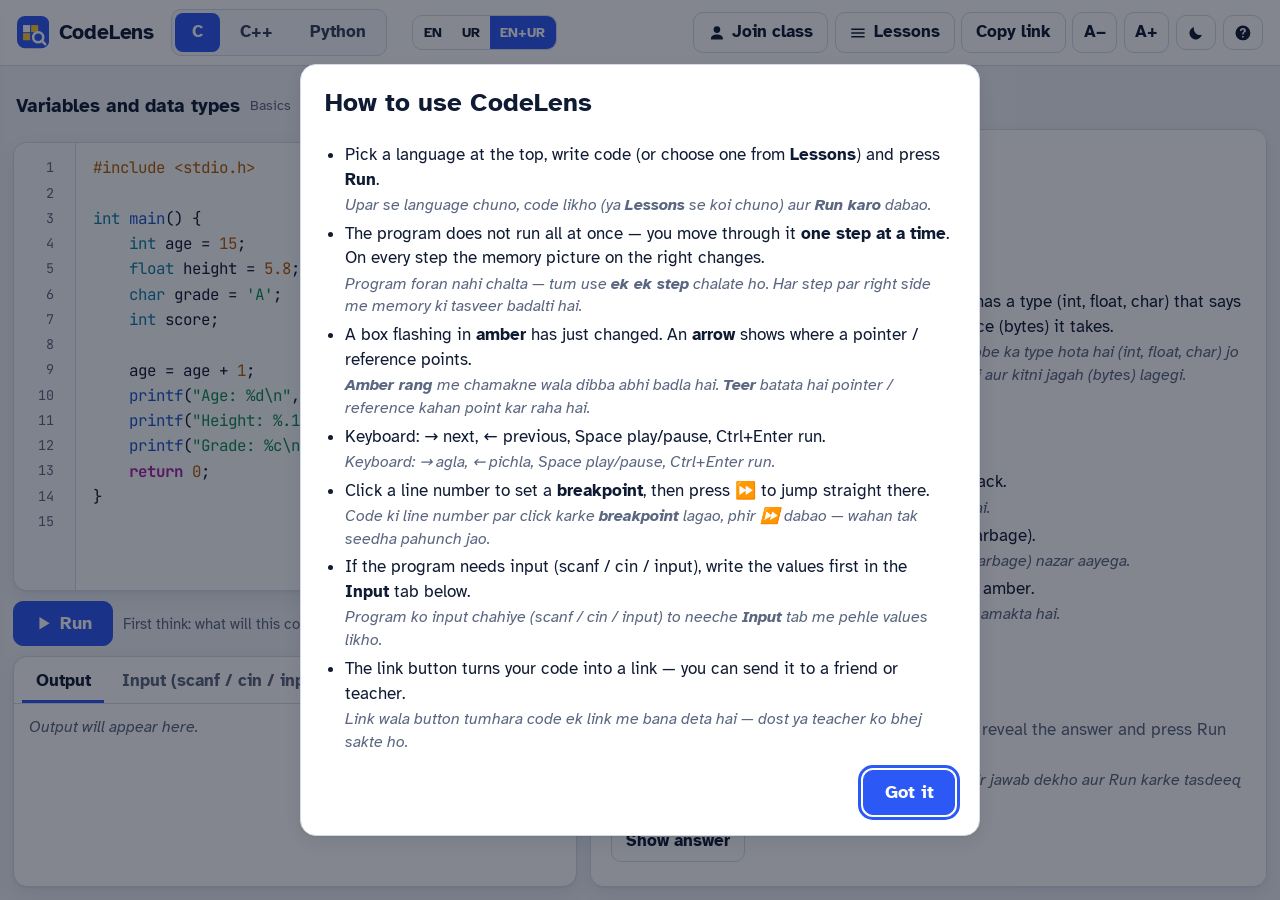
<file: index.html>
<!doctype html>
<html lang="en" data-theme="light">
<head>
<meta charset="utf-8">
<meta name="viewport" content="width=device-width, initial-scale=1">
<title>CodeLens — watch your code run</title>
<meta name="description" content="Run C, C++ and Python code one step at a time and watch the memory (stack, heap, pointers). Code ek ek step chala kar memory ke saath dekho. For Physikomatics students.">
<link rel="preconnect" href="https://fonts.googleapis.com">
<link rel="preconnect" href="https://fonts.gstatic.com" crossorigin>
<link href="https://fonts.googleapis.com/css2?family=Atkinson+Hyperlegible:ital,wght@0,400;0,700;1,400&family=JetBrains+Mono:wght@400;700&display=swap" rel="stylesheet">
<link rel="stylesheet" href="css/style.css">
<link rel="icon" href="data:image/svg+xml,%3Csvg xmlns='http://www.w3.org/2000/svg' viewBox='0 0 32 32'%3E%3Crect width='32' height='32' rx='8' fill='%232c59f5'/%3E%3Crect x='6' y='9' width='7' height='7' fill='%23fff'/%3E%3Crect x='14' y='9' width='7' height='7' fill='%23ffc933'/%3E%3Crect x='6' y='17' width='7' height='7' fill='%23ffc933'/%3E%3Ccircle cx='21' cy='21' r='5' fill='none' stroke='%23fff' stroke-width='2.5'/%3E%3C/svg%3E">
</head>
<body>
<svg width="0" height="0" style="position:absolute" aria-hidden="true">
  <symbol id="i-first" viewBox="0 0 24 24"><path d="M6 5h2v14H6zM20 5v14L9 12z"/></symbol>
  <symbol id="i-prev" viewBox="0 0 24 24"><path d="M17 5v14L6 12z"/></symbol>
  <symbol id="i-play" viewBox="0 0 24 24"><path d="M7 4v16l13-8z"/></symbol>
  <symbol id="i-pause" viewBox="0 0 24 24"><path d="M6 4h4v16H6zM14 4h4v16h-4z"/></symbol>
  <symbol id="i-next" viewBox="0 0 24 24"><path d="M7 5v14l11-7z"/></symbol>
  <symbol id="i-last" viewBox="0 0 24 24"><path d="M16 5h2v14h-2zM4 5v14l11-7z"/></symbol>
  <symbol id="i-bp" viewBox="0 0 24 24"><circle cx="8" cy="12" r="4"/><path d="M14 5v14l8-7z"/></symbol>
  <symbol id="i-menu" viewBox="0 0 24 24"><path d="M3 6h18v2H3zM3 11h18v2H3zM3 16h18v2H3z"/></symbol>
  <symbol id="i-moon" viewBox="0 0 24 24"><path d="M20 14.5A8.5 8.5 0 0 1 9.5 4a8.5 8.5 0 1 0 10.5 10.5z"/></symbol>
  <symbol id="i-link" viewBox="0 0 24 24"><path d="M10.6 13.4a1 1 0 0 1 0-1.4l3-3a3 3 0 0 1 4.2 4.2l-2 2-1.4-1.4 2-2a1 1 0 0 0-1.4-1.4l-3 3a1 1 0 0 1-1.4 0zM13.4 10.6a1 1 0 0 1 0 1.4l-3 3a3 3 0 0 1-4.2-4.2l2-2 1.4 1.4-2 2a1 1 0 0 0 1.4 1.4l3-3a1 1 0 0 1 1.4 0z"/></symbol>
  <symbol id="i-help" viewBox="0 0 24 24"><path d="M12 2a10 10 0 1 0 0 20 10 10 0 0 0 0-20zm1 16h-2v-2h2zm2.1-7.7-.9.9c-.7.7-1.2 1.2-1.2 2.8h-2v-.5c0-1.1.5-2.1 1.2-2.8l1.2-1.3A1.7 1.7 0 0 0 12 7.5a2 2 0 0 0-2 2H8a4 4 0 0 1 8 0c0 .7-.3 1.4-.9 2z"/></symbol>
  <symbol id="i-user" viewBox="0 0 24 24"><path d="M12 12a4.5 4.5 0 1 0 0-9 4.5 4.5 0 0 0 0 9zm0 2c-4 0-8 2-8 5v2h16v-2c0-3-4-5-8-5z"/></symbol>
  <symbol id="i-edit" viewBox="0 0 24 24"><path d="M3 17.3V21h3.7L18 9.7 14.3 6zM20.7 7a1 1 0 0 0 0-1.4l-2.3-2.3a1 1 0 0 0-1.4 0L15.2 5l3.7 3.7z"/></symbol>
</svg>

<header class="top">
  <div class="brand" id="brand">
    <svg viewBox="0 0 32 32" aria-hidden="true"><rect width="32" height="32" rx="8" fill="var(--accent)"/><rect x="6" y="9" width="7" height="7" fill="#fff"/><rect x="14" y="9" width="7" height="7" fill="#ffc933"/><rect x="6" y="17" width="7" height="7" fill="#ffc933"/><circle cx="21" cy="21" r="5" fill="none" stroke="#fff" stroke-width="2.5"/><path d="M24.5 24.5 28 28" stroke="#fff" stroke-width="2.5" stroke-linecap="round"/></svg>
    CodeLens
  </div>
  <div class="langs" role="tablist" aria-label="Language">
    <button role="tab" data-lang="c" aria-selected="true">C</button>
    <button role="tab" data-lang="cpp" aria-selected="false">C++</button>
    <button role="tab" data-lang="py" aria-selected="false">Python</button>
  </div>
  <div class="modes" id="modes" role="group" aria-label="Language of explanations">
    <button data-mode="en" aria-pressed="false" title="English">EN</button><button data-mode="ur" aria-pressed="false" title="Roman Urdu">UR</button><button data-mode="both" aria-pressed="true" title="English + Roman Urdu">EN+UR</button>
  </div>
  <div class="top-actions">
    <button class="btn" id="btnJoin" hidden><svg><use href="#i-user"/></svg><span>Join class</span></button>
    <button class="btn" id="btnLessons"><svg><use href="#i-menu"/></svg>Lessons</button>
    <button class="btn" id="btnShare" title="Copy a link to this code">Copy link</button>
    <button class="btn icon" id="btnFontDn" title="Smaller font" aria-label="Smaller font">A−</button>
    <button class="btn icon" id="btnFontUp" title="Bigger font" aria-label="Bigger font">A+</button>
    <button class="btn icon" id="btnTheme" title="Light / Dark" aria-label="Theme"><svg><use href="#i-moon"/></svg></button>
    <button class="btn icon" id="btnHelp" title="Help" aria-label="Help"><svg><use href="#i-help"/></svg></button>
  </div>
</header>

<main class="app">
  <section class="pane left">
    <div class="lesson-bar" id="lessonBar"></div>
    <div class="editor-wrap card"><div id="editor"></div></div>
    <div class="runbar">
      <button class="btn primary" id="btnRun"><svg><use href="#i-play"/></svg>Run</button>
      <button class="btn" id="btnEdit" hidden><svg><use href="#i-edit"/></svg>Edit code</button>
      <span class="status" id="status">Ctrl + Enter also runs the code</span>
    </div>
    <div class="io card">
      <div class="io-tabs" role="tablist">
        <button role="tab" id="tabOut" aria-selected="true">Output</button>
        <button role="tab" id="tabIn" aria-selected="false">Input (scanf / cin / input)</button>
        <span class="spacer"></span>
      </div>
      <pre class="console" id="console" aria-live="polite"></pre>
      <textarea class="stdin" id="stdin" hidden placeholder="If the program asks for input, write the values here."></textarea>
    </div>
  </section>

  <section class="pane right">
    <div class="tabs" role="tablist">
      <button role="tab" id="tabMem" aria-selected="true">Memory</button>
      <button role="tab" id="tabLesson" aria-selected="false">Lesson</button>
    </div>
    <div class="view" id="viewMem">
      <div class="note card" id="note"></div>
      <div class="controls card" id="controls">
        <button class="btn icon" id="cFirst" title="Shuru (Home)" aria-label="Pehla step"><svg><use href="#i-first"/></svg></button>
        <button class="btn icon" id="cPrev" title="Pichla step (←)" aria-label="Pichla step"><svg><use href="#i-prev"/></svg></button>
        <button class="btn icon" id="cPlay" title="Auto play (Space)" aria-label="Play"><svg><use href="#i-play"/></svg></button>
        <button class="btn icon" id="cNext" title="Agla step (→)" aria-label="Agla step"><svg><use href="#i-next"/></svg></button>
        <button class="btn icon" id="cLast" title="Aakhir tak (End)" aria-label="Aakhri step"><svg><use href="#i-last"/></svg></button>
        <button class="btn icon" id="cBp" title="Agle breakpoint tak (line number par click karke breakpoint lagao)" aria-label="Agle breakpoint tak"><svg><use href="#i-bp"/></svg></button>
        <input class="slider" id="cSlider" type="range" min="0" max="0" value="0" aria-label="Step">
        <select id="cSpeed" aria-label="Speed"><option value="2200">Slow</option><option value="1300" selected>Normal</option><option value="600">Fast</option><option value="250">Very fast</option></select>
        <span class="count" id="cCount"></span>
      </div>
      <div class="mem card" id="mem"><svg class="arrows" id="arrows"></svg></div>
    </div>
    <div class="view lesson-view card" id="viewLesson" hidden></div>
  </section>
</main>

<div class="scrim" id="scrim" hidden></div>
<aside class="drawer" id="drawer" aria-label="Lessons">
  <div class="drawer-head"><span id="drawerTitle">Lessons</span><button class="btn icon ghost" id="btnCloseDrawer" aria-label="Close">✕</button></div>
  <div class="drawer-body" id="drawerBody"></div>
</aside>

<dialog id="helpDlg"></dialog>

<dialog id="joinDlg">
  <h2 id="jTitle">Join your class</h2>
  <form id="jForm" method="dialog" autocomplete="off">
    <label for="jCode" id="jCodeL">Class code (your teacher gives it)</label>
    <input type="text" id="jCode" class="big-input" placeholder="K7M2-QX" maxlength="10" autocapitalize="characters" spellcheck="false">
    <label for="jName" id="jNameL">Your name</label>
    <input type="text" id="jName" maxlength="40" placeholder="e.g. Ali Khan">
    <label for="jPin" id="jPinL">Make a 4-digit PIN</label>
    <input type="password" id="jPin" class="big-input" inputmode="numeric" pattern="[0-9]*" maxlength="4" placeholder="••••">
    <p class="hint" id="jHint">Remember your PIN. Next time (or on another device) use the same name and PIN to continue where you stopped.</p>
    <p class="form-error" id="jError" role="alert" hidden></p>
    <div class="row"><button type="button" class="btn" id="jCancel">Cancel</button><button type="submit" class="btn primary" id="jGo">Join</button></div>
    <p class="hint"><a href="teacher.html">Teacher? Open the dashboard →</a></p>
  </form>
  <div id="jIn" hidden>
    <p id="jInfo"></p>
    <div class="row"><button type="button" class="btn" id="jClose">Close</button><button type="button" class="btn" id="jLeave">Leave class</button></div>
  </div>
</dialog>

<dialog id="saveDlg">
  <h2>Save as lesson</h2>
  <label for="sTitle">Title (English)</label><input type="text" id="sTitle">
  <label for="sTitleUr">Title (Roman Urdu — optional)</label><input type="text" id="sTitleUr">
  <label for="sGroup">Group (e.g. Loops, Pointers)</label><input type="text" id="sGroup" list="groupList"><datalist id="groupList"></datalist>
  <label for="sConcept">Concept (English, one or two sentences)</label><textarea id="sConcept"></textarea>
  <label for="sConceptUr">Concept (Roman Urdu)</label><textarea id="sConceptUr"></textarea>
  <label for="sWatch">Watch closely — English (one point per line)</label><textarea id="sWatch"></textarea>
  <label for="sWatchUr">Watch closely — Roman Urdu (same order, one per line)</label><textarea id="sWatchUr"></textarea>
  <p style="color:var(--muted);font-size:.85rem">The code now in the editor is saved as the <b id="sLang"></b> version. Use the same title to add another language to the same lesson.</p>
  <div class="row"><button class="btn" id="sCancel">Cancel</button><button class="btn primary" id="sSave">Save</button></div>
</dialog>

<script src="js/config.js"></script>
<script src="js/i18n.js"></script>
<script src="js/lexer.js"></script>
<script src="js/types.js"></script>
<script src="js/parser.js"></script>
<script src="js/parser-stmt.js"></script>
<script src="js/interp.js"></script>
<script src="js/interp-expr.js"></script>
<script src="js/interp-exec.js"></script>
<script src="js/interp-call.js"></script>
<script src="js/lib.js"></script>
<script src="js/pytracer.js"></script>
<script src="js/vendor/supabase.js"></script>
<script src="js/cloud.js"></script>
<script src="js/lessons-a.js"></script>
<script src="js/lessons-b.js"></script>
<script src="js/lessons-en.js"></script>
<script src="js/viz.js"></script>
<script src="js/editor.js"></script>
<script src="js/app.js"></script>
</body>
</html>
</file>
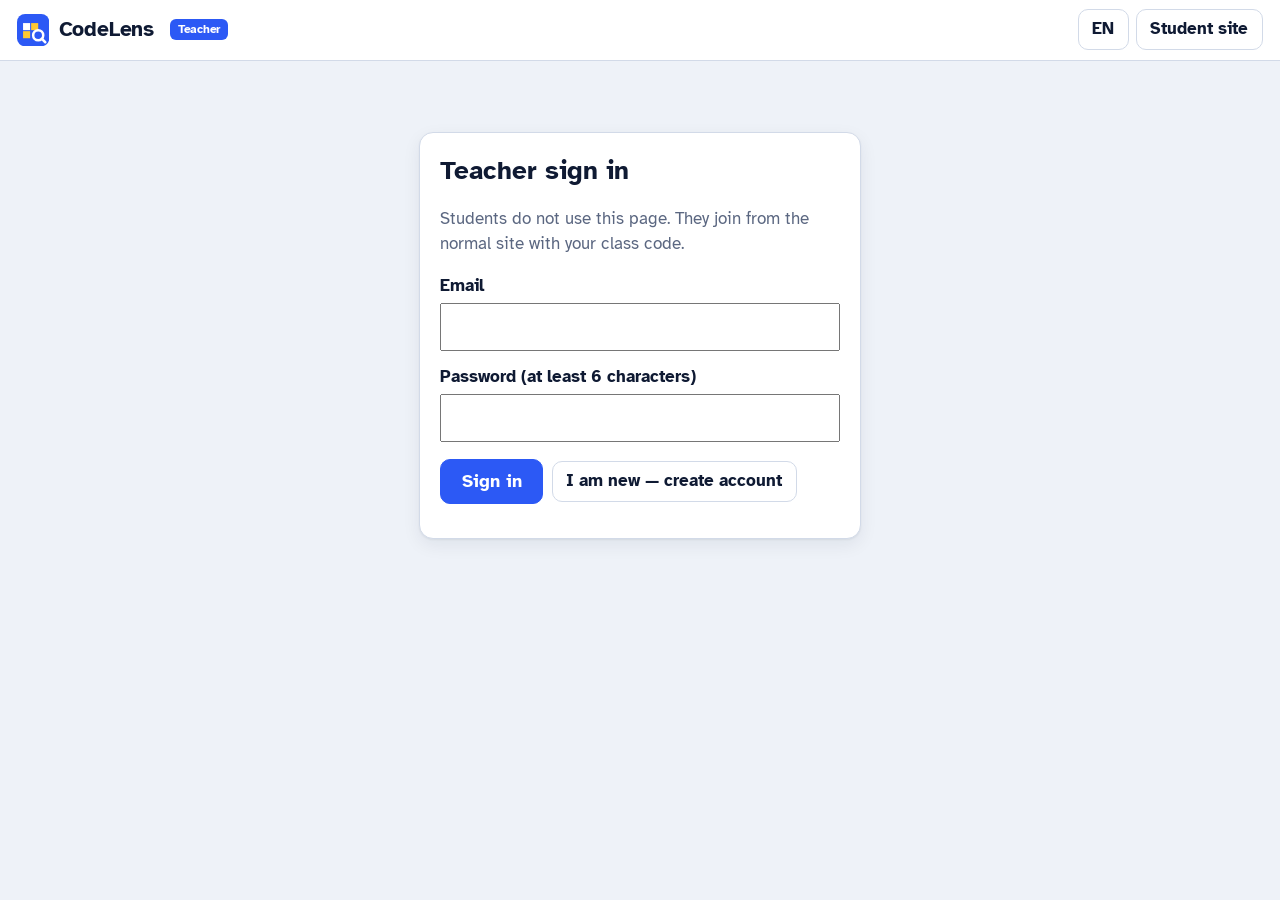
<file: teacher.html>
<!doctype html>
<html lang="en" data-theme="light">
<head>
<meta charset="utf-8">
<meta name="viewport" content="width=device-width, initial-scale=1">
<title>CodeLens — Teacher</title>
<meta name="robots" content="noindex">
<link href="https://fonts.googleapis.com/css2?family=Atkinson+Hyperlegible:ital,wght@0,400;0,700;1,400&family=JetBrains+Mono:wght@400;700&display=swap" rel="stylesheet">
<link rel="stylesheet" href="css/style.css">
<link rel="stylesheet" href="css/teacher.css">
</head>
<body class="tpage">
<header class="top">
  <a class="brand" href="index.html" title="Back to CodeLens">
    <svg viewBox="0 0 32 32" aria-hidden="true"><rect width="32" height="32" rx="8" fill="var(--accent)"/><rect x="6" y="9" width="7" height="7" fill="#fff"/><rect x="14" y="9" width="7" height="7" fill="#ffc933"/><rect x="6" y="17" width="7" height="7" fill="#ffc933"/><circle cx="21" cy="21" r="5" fill="none" stroke="#fff" stroke-width="2.5"/><path d="M24.5 24.5 28 28" stroke="#fff" stroke-width="2.5" stroke-linecap="round"/></svg>
    CodeLens <span class="tbadge">Teacher</span>
  </a>
  <div class="top-actions">
    <button class="btn" id="tLang">EN</button>
    <a class="btn" href="index.html" id="tBack">Student site</a>
    <button class="btn" id="tOut" hidden>Sign out</button>
  </div>
</header>
<main class="tmain" id="tmain"><p class="tmuted">Loading…</p></main>

<dialog id="codeDlg" class="bigcode">
  <div class="bc-body">
    <p id="bcHow"></p>
    <div class="bc-code" id="bcCode"></div>
    <p class="bc-site" id="bcSite"></p>
  </div>
  <div class="row"><button class="btn primary" id="bcClose">Close</button></div>
</dialog>

<script src="js/config.js"></script>
<script src="js/i18n.js"></script>
<script src="js/lessons-a.js"></script>
<script src="js/lessons-b.js"></script>
<script src="js/lessons-en.js"></script>
<script src="js/vendor/supabase.js"></script>
<script src="js/cloud.js"></script>
<script src="js/teacher.js"></script>
</body>
</html>
</file>
<file: css/style.css>
/* CodeLens — styles. Smart-board first: large type, strong contrast, calm chrome. */
:root {
  --fs: 17px;
  --paper: #eef2f8;
  --panel: #ffffff;
  --panel-2: #f6f8fc;
  --ink: #0f1a33;
  --ink-2: #33415f;
  --muted: #5b6781;
  --line: #d2dae8;
  --line-2: #e3e9f3;
  --accent: #2c59f5;
  --accent-soft: #dfe7ff;
  --accent-ink: #ffffff;
  --change: #f5a300;
  --change-bg: #fff0bd;
  --heap: #0b8587;
  --heap-bg: #e2f5f4;
  --stack-bg: #eaf0ff;
  --ro: #7a6a4f;
  --ro-bg: #f4eee2;
  --err: #cf2536;
  --err-bg: #ffe6e8;
  --ok: #138a4a;
  --warn: #b45309;
  --warn-bg: #fff3e0;
  --k-int: #1f3b8f; --k-float: #8a2fc9; --k-char: #0f8a55; --k-ptr: #2c59f5; --k-bool: #b25b00;
  --cur-line: #fff0bd;
  --code-bg: #fbfcff;
  --arrow0: #2c59f5; --arrow1: #c2185b; --arrow2: #00897b; --arrow3: #e65100; --arrow4: #7b1fa2; --arrow5: #6d7f00;
  --shadow: 0 1px 2px rgba(15, 26, 51, .06), 0 6px 18px rgba(15, 26, 51, .07);
  --mono: "JetBrains Mono", ui-monospace, "SF Mono", Menlo, Consolas, monospace;
  --sans: "Atkinson Hyperlegible", system-ui, -apple-system, "Segoe UI", Roboto, sans-serif;
}
:root[data-theme="dark"] {
  --paper: #0b1220; --panel: #131c31; --panel-2: #0f1729; --ink: #e9efff; --ink-2: #c3cee9; --muted: #8e9bba;
  --line: #27334f; --line-2: #1d2740; --accent: #7e9cff; --accent-soft: #1d2a55; --accent-ink: #0b1220;
  --change: #ffc933; --change-bg: #4a3a05; --heap: #3cc9c9; --heap-bg: #0f2a2e; --stack-bg: #162244; --ro: #d6c19a; --ro-bg: #2a2417;
  --err: #ff6b7a; --err-bg: #3a1620; --ok: #4ade80; --warn: #fbbf24; --warn-bg: #3a2a0c;
  --k-int: #8fb0ff; --k-float: #cf9bff; --k-char: #5ee0a0; --k-ptr: #7e9cff; --k-bool: #ffb35c;
  --cur-line: #3b3208; --code-bg: #0f1729;
  --arrow0: #7e9cff; --arrow1: #ff7aa8; --arrow2: #4fd8c4; --arrow3: #ffa05c; --arrow4: #d09bff; --arrow5: #c4dc4a;
  --shadow: 0 1px 2px rgba(0, 0, 0, .4), 0 8px 22px rgba(0, 0, 0, .35);
}

* { box-sizing: border-box; }
html { font-size: var(--fs); }
body { margin: 0; background: var(--paper); color: var(--ink); font-family: var(--sans); line-height: 1.45; height: 100vh; height: 100dvh; display: flex; flex-direction: column; overflow: hidden; }
button, select, input, textarea { font: inherit; color: inherit; }
button { cursor: pointer; }
:focus-visible { outline: 3px solid var(--accent); outline-offset: 2px; border-radius: 6px; }
[hidden] { display: none !important; }

/* ---------- top bar ---------- */
.top { display: flex; align-items: center; gap: 1rem; padding: .55rem 1rem; background: var(--panel); border-bottom: 1px solid var(--line); flex: none; flex-wrap: wrap; }
.brand { display: flex; align-items: center; gap: .55rem; font-weight: 700; font-size: 1.25rem; letter-spacing: -.01em; user-select: none; }
.brand svg { width: 1.9rem; height: 1.9rem; }
.langs { display: flex; background: var(--panel-2); border: 1px solid var(--line); border-radius: 10px; padding: 3px; gap: 3px; }
.langs button { border: 0; background: transparent; padding: .4rem 1rem; border-radius: 8px; font-weight: 700; color: var(--ink-2); }
.langs button[aria-selected="true"] { background: var(--accent); color: var(--accent-ink); }
.top-actions { margin-left: auto; display: flex; gap: .4rem; align-items: center; flex-wrap: wrap; }
.btn { border: 1px solid var(--line); background: var(--panel); border-radius: 10px; padding: .42rem .8rem; font-weight: 600; display: inline-flex; align-items: center; gap: .4rem; }
.btn:hover { background: var(--panel-2); border-color: var(--muted); }
.btn.icon { padding: .42rem .6rem; }
.btn.primary { background: var(--accent); color: var(--accent-ink); border-color: var(--accent); font-size: 1.05rem; padding: .5rem 1.2rem; }
.btn.primary:hover { filter: brightness(1.08); }
.btn.ghost { background: transparent; }
.btn[disabled] { opacity: .45; cursor: not-allowed; }
.btn svg { width: 1.05em; height: 1.05em; fill: currentColor; flex: none; }

/* ---------- layout ---------- */
.app { flex: 1; min-height: 0; display: grid; grid-template-columns: minmax(340px, 5fr) minmax(420px, 6fr); gap: .75rem; padding: .75rem; }
.pane { min-height: 0; min-width: 0; display: flex; flex-direction: column; gap: .6rem; }
.card { background: var(--panel); border: 1px solid var(--line); border-radius: 14px; box-shadow: var(--shadow); }

.lesson-bar { display: flex; align-items: center; gap: .6rem; padding: .35rem .2rem; min-height: 2.2rem; flex: none; }
.lesson-title { font-weight: 700; font-size: 1.1rem; }
.lesson-group { color: var(--muted); font-size: .85rem; }

/* ---------- editor ---------- */
.editor-wrap { flex: 1 1 55%; min-height: 160px; overflow: hidden; display: flex; position: relative; }
.ed { flex: 1; overflow: auto; display: flex; font-family: var(--mono); font-size: .93rem; line-height: 1.6; background: var(--code-bg); border-radius: 14px; tab-size: 4; }
.ed-gutter { position: sticky; left: 0; z-index: 2; background: var(--panel-2); border-right: 1px solid var(--line); padding: .75rem 0; flex: none; user-select: none; color: var(--muted); }
.ed-gutter .g { display: flex; align-items: center; height: 1lh; padding: 0 .55rem 0 .2rem; cursor: pointer; position: relative; justify-content: flex-end; min-width: 3.6rem; gap: .25rem; }
.ed-gutter .gn { min-width: 1.6em; text-align: right; font-size: .85em; }
.ed-gutter .garrow { visibility: hidden; color: var(--accent); font-size: .7em; }
.ed-gutter .bpdot { width: .6em; height: .6em; border-radius: 50%; background: transparent; margin-right: auto; }
.ed-gutter .g:hover .bpdot { background: color-mix(in srgb, var(--err) 35%, transparent); }
.ed-gutter .g.bp .bpdot { background: var(--err); }
.ed-gutter .g.cur { background: var(--cur-line); color: var(--ink); font-weight: 700; }
.ed-gutter .g.cur .garrow { visibility: visible; }
.ed-gutter .g.err { background: var(--err-bg); color: var(--err); }
.ed-body { position: relative; flex: 1; padding: .75rem 0; min-width: 0; }
.ed-back, .ed-ta { margin: 0; padding: 0 1rem; font: inherit; line-height: inherit; tab-size: 4; white-space: pre; border: 0; }
.ed-back { position: absolute; top: .75rem; left: 0; min-width: 100%; pointer-events: none; color: var(--ink); }
.ed-back .ln { height: 1lh; }
.ed-back .ln.cur { background: var(--cur-line); box-shadow: inset 4px 0 0 var(--change); }
.ed-back .ln.err { background: var(--err-bg); box-shadow: inset 4px 0 0 var(--err); }
.ed-ta { position: relative; display: block; background: transparent; color: transparent; caret-color: var(--ink); resize: none; overflow: hidden; outline: none; min-width: 100%; }
.ed-ta::selection { background: color-mix(in srgb, var(--accent) 30%, transparent); color: transparent; }
.ed.locked .ed-ta { cursor: default; }
.t-kw { color: #a626a4; font-weight: 700; } .t-ty { color: #0a7ea4; } .t-fn { color: #1c55c9; } .t-st { color: #0f8a55; } .t-nu { color: #b25b00; } .t-cm { color: #7a869e; font-style: italic; } .t-pp { color: #b25b00; }
:root[data-theme="dark"] .t-kw { color: #d79bff; } :root[data-theme="dark"] .t-ty { color: #5fd0f5; } :root[data-theme="dark"] .t-fn { color: #8fb0ff; }
:root[data-theme="dark"] .t-st { color: #5ee0a0; } :root[data-theme="dark"] .t-nu { color: #ffb35c; } :root[data-theme="dark"] .t-cm { color: #7b88a6; } :root[data-theme="dark"] .t-pp { color: #ffb35c; }

.runbar { display: flex; align-items: center; gap: .6rem; flex: none; flex-wrap: wrap; }
.status { color: var(--muted); font-size: .9rem; }
.status.err { color: var(--err); font-weight: 700; }
.status.ok { color: var(--ok); font-weight: 700; }

/* ---------- console ---------- */
.io { flex: 1 1 28%; min-height: 120px; display: flex; flex-direction: column; overflow: hidden; }
.io-tabs { display: flex; gap: .25rem; padding: .35rem .5rem 0; border-bottom: 1px solid var(--line); flex: none; align-items: center; }
.io-tabs button { border: 0; background: transparent; padding: .35rem .8rem; border-radius: 8px 8px 0 0; font-weight: 700; color: var(--muted); border-bottom: 3px solid transparent; }
.io-tabs button[aria-selected="true"] { color: var(--ink); border-bottom-color: var(--accent); }
.io-tabs .spacer { flex: 1; }
.console, .stdin { flex: 1; margin: 0; padding: .7rem .9rem; font-family: var(--mono); font-size: .93rem; overflow: auto; white-space: pre-wrap; word-break: break-word; background: transparent; border: 0; resize: none; width: 100%; color: var(--ink); }
.console .new { background: var(--change-bg); border-radius: 3px; }
.console .placeholder { color: var(--muted); font-family: var(--sans); font-style: italic; }
.console .errmsg { display: block; margin-top: .6rem; padding: .6rem .8rem; border-radius: 10px; background: var(--err-bg); color: var(--err); font-family: var(--sans); font-weight: 600; white-space: pre-wrap; }
.stdin::placeholder { color: var(--muted); font-family: var(--sans); }
.expected-ok { color: var(--ok); font-weight: 700; padding: 0 .9rem .5rem; font-size: .9rem; }

/* ---------- right pane ---------- */
.tabs { display: flex; gap: .3rem; flex: none; }
.tabs button { border: 1px solid var(--line); background: var(--panel); padding: .4rem 1.1rem; border-radius: 10px; font-weight: 700; color: var(--ink-2); }
.tabs button[aria-selected="true"] { background: var(--ink); color: var(--paper); border-color: var(--ink); }
.view { flex: 1; min-height: 0; display: flex; flex-direction: column; gap: .6rem; }

.note { padding: .8rem 1rem; flex: none; max-height: 34%; overflow: auto; border-left: 6px solid var(--accent); }
.note.error { border-left-color: var(--err); background: var(--err-bg); }
.note-head { display: flex; align-items: center; gap: .6rem; flex-wrap: wrap; margin-bottom: .35rem; }
.step-pill { font-weight: 700; background: var(--accent-soft); color: var(--accent); border-radius: 999px; padding: .1rem .7rem; font-size: .85rem; }
:root[data-theme="dark"] .step-pill { color: var(--accent); }
.src-line { font-family: var(--mono); font-size: .9rem; background: var(--panel-2); border: 1px solid var(--line-2); padding: .1rem .55rem; border-radius: 6px; max-width: 100%; overflow: hidden; text-overflow: ellipsis; white-space: nowrap; }
.note-body > div { margin: .15rem 0; font-size: 1.02rem; }
.note-body .n-chg { color: var(--ink); } .note-body .n-chg b { color: var(--warn); }
.note-body .n-warn { color: var(--warn); background: var(--warn-bg); padding: .25rem .55rem; border-radius: 8px; font-weight: 600; }
.note-body .n-err { color: var(--err); font-weight: 700; }
.note-body .n-out { color: var(--ok); font-weight: 600; }
.note-body .n-ret, .note-body .n-vec { color: var(--ink-2); }
.note-body .placeholder { color: var(--muted); }

.controls { display: flex; align-items: center; gap: .35rem; padding: .45rem .6rem; flex: none; flex-wrap: wrap; }
.controls .btn { padding: .4rem .65rem; }
.controls .slider { flex: 1; min-width: 120px; accent-color: var(--accent); height: 1.6rem; }
.controls select { border: 1px solid var(--line); background: var(--panel); border-radius: 8px; padding: .3rem .4rem; }
.controls .count { font-variant-numeric: tabular-nums; color: var(--muted); font-size: .9rem; min-width: 5.5rem; text-align: right; }

.mem { position: relative; flex: 1; min-height: 160px; overflow: auto; padding: .8rem; background: var(--panel); border: 1px solid var(--line); border-radius: 14px; }
.mem .placeholder-big { height: 100%; display: grid; place-items: center; text-align: center; color: var(--muted); padding: 1rem; }
.mem .placeholder-big b { color: var(--ink); display: block; font-size: 1.15rem; margin-bottom: .3rem; }
svg.arrows { position: absolute; left: 0; top: 0; pointer-events: none; z-index: 3; overflow: visible; }
.arrow { fill: none; stroke-width: 2.4; stroke-linecap: round; }
.arrow.dashed { stroke-dasharray: 6 5; }
.adot { stroke: none; }
.arrow.c0 { stroke: var(--arrow0); } .arrow.c1 { stroke: var(--arrow1); } .arrow.c2 { stroke: var(--arrow2); } .arrow.c3 { stroke: var(--arrow3); } .arrow.c4 { stroke: var(--arrow4); } .arrow.c5 { stroke: var(--arrow5); }
.adot.c0, .ah0 { fill: var(--arrow0); } .adot.c1, .ah1 { fill: var(--arrow1); } .adot.c2, .ah2 { fill: var(--arrow2); } .adot.c3, .ah3 { fill: var(--arrow3); } .adot.c4, .ah4 { fill: var(--arrow4); } .adot.c5, .ah5 { fill: var(--arrow5); }

.cols { display: grid; grid-template-columns: minmax(0, 1fr) minmax(0, 1.3fr); gap: 3.2rem; align-items: start; position: relative; z-index: 1; }
.col { display: flex; flex-direction: column; gap: .8rem; min-width: 0; }
.region { border-radius: 12px; padding: .6rem .7rem .7rem; }
.region-title { margin: 0; font-size: 1rem; font-weight: 700; }
.region-hint { margin: .05rem 0 .5rem; color: var(--muted); font-size: .8rem; }
.region-stack { background: var(--stack-bg); }
.region-global { background: var(--panel-2); border: 1px dashed var(--line); }
.region-heap, .region-vec { background: var(--heap-bg); }
.region-heap .region-title, .region-vec .region-title { color: var(--heap); }
.region-ro { background: var(--ro-bg); } .region-ro .region-title { color: var(--ro); }
.empty { color: var(--muted); font-style: italic; padding: .3rem .1rem; }
.empty.small { font-size: .85rem; padding: .1rem; }

.frame { background: var(--panel); border: 2px solid var(--line); border-radius: 10px; padding: .45rem .6rem .55rem; margin-bottom: .5rem; }
.frame.active { border-color: var(--accent); box-shadow: 0 0 0 3px color-mix(in srgb, var(--accent) 18%, transparent); }
.frame-head { display: flex; justify-content: space-between; align-items: baseline; gap: .5rem; margin-bottom: .35rem; }
.frame-name { font-family: var(--mono); font-weight: 700; }
.frame.active .frame-name { color: var(--accent); }
.frame-line { color: var(--muted); font-size: .78rem; }
.frame.fresh { animation: drop .35s ease-out; }

.var { display: flex; gap: .55rem; margin: .35rem 0; }
.var-inline { align-items: center; }
.var-block { flex-direction: column; gap: .2rem; }
.var-name { font-family: var(--mono); font-weight: 700; min-width: 2.2rem; }
.var-type { margin-left: .5rem; font-weight: 400; color: var(--muted); font-size: .8rem; font-family: var(--sans); }

.cell { position: relative; display: inline-flex; flex-direction: column; align-items: center; justify-content: center; min-width: 3.1rem; min-height: 2.4rem; padding: .15rem .45rem .1rem; background: var(--panel); border: 2px solid var(--ink-2); border-top-width: 5px; border-radius: 6px; font-family: var(--mono); font-weight: 700; line-height: 1.15; vertical-align: middle; }
.cell-v { font-size: 1.05rem; }
.cell-a { font-size: .6rem; font-weight: 400; color: var(--muted); letter-spacing: 0; }
.cell.k-int { border-color: var(--k-int); } .cell.k-float { border-color: var(--k-float); } .cell.k-char { border-color: var(--k-char); } .cell.k-bool { border-color: var(--k-bool); } .cell.k-ptr { border-color: var(--k-ptr); } .cell.k-ref { border-color: var(--k-ptr); border-style: dashed; }
.cell.k-ptr .cell-v { color: var(--k-ptr); font-size: 1.15rem; }
.cell.null .cell-v { color: var(--muted); font-size: .85rem; } .cell.null { border-style: dotted; }
.cell.bad { border-color: var(--err); background: var(--err-bg); } .cell.bad .cell-v, .cell.bad .cell-a { color: var(--err); }
.cell.uninit { background: repeating-linear-gradient(135deg, transparent 0 5px, var(--line-2) 5px 10px); } .cell.uninit .cell-v { color: var(--muted); }
.cell.k-empty { border-style: dashed; border-color: var(--line); background: transparent; min-height: 2.4rem; }
.cell.k-py { border-color: var(--line); border-top-width: 2px; min-width: 2.6rem; flex-direction: row; gap: .3rem; }
.cell.chg, .pill.chg, .cppstr.chg, .vec.chg, .obj.chg { animation: flash 1.1s ease-out; background: var(--change-bg); }
.cell.fresh, .pill.fresh, .obj.fresh { animation: pop .35s ease-out; }
@keyframes flash { 0% { box-shadow: 0 0 0 4px var(--change); background: var(--change); } 100% { box-shadow: 0 0 0 0 transparent; } }
@keyframes pop { from { transform: scale(.7); opacity: 0; } to { transform: scale(1); opacity: 1; } }
@keyframes drop { from { transform: translateY(-10px); opacity: 0; } to { transform: none; opacity: 1; } }

.arr, .struct, .cppstr, .vec { display: inline-block; max-width: 100%; }
.arr-items { display: flex; flex-wrap: wrap; gap: 0; align-items: flex-start; }
.slot { display: flex; flex-direction: column; align-items: center; margin-right: -2px; }
.slot .cell { border-radius: 0; }
.slot:first-child .cell { border-radius: 6px 0 0 6px; } .slot:last-child .cell { border-radius: 0 6px 6px 0; } .slot:only-child .cell { border-radius: 6px; }
.slot.dim { opacity: .5; }
.idx { font-size: .72rem; color: var(--muted); font-family: var(--mono); margin-top: .1rem; }
.more { align-self: center; padding: 0 .5rem; color: var(--muted); font-size: .85rem; }
.arr .arr { margin: .1rem 0; }
.arr-items > .slot > .arr, .arr-items > .slot > .struct { margin-bottom: .1rem; }
.struct { border: 2px solid var(--ink-2); border-radius: 8px; padding: .3rem .5rem .45rem; background: var(--panel); }
.struct-title { font-size: .8rem; color: var(--muted); margin-bottom: .25rem; font-weight: 700; }
.field { display: flex; align-items: center; gap: .5rem; margin: .25rem 0; }
.field-block { flex-direction: column; align-items: flex-start; gap: .15rem; }
.field-name { font-family: var(--mono); font-size: .85rem; min-width: 3rem; color: var(--ink-2); }
.cppstr { display: inline-flex; align-items: center; gap: .1rem; border: 2px solid var(--k-char); border-radius: 8px; padding: .25rem .5rem; font-family: var(--mono); font-weight: 700; flex-wrap: wrap; background: var(--panel); }
.cppstr .chars { display: inline-flex; } .cppstr .ch { min-width: 1.15rem; text-align: center; border-bottom: 2px solid var(--line); margin: 0 1px; } .cppstr .q { color: var(--muted); }
.cppstr-len { font-size: .7rem; color: var(--muted); font-weight: 400; margin-left: .5rem; font-family: var(--sans); }
.vec { border: 2px solid var(--heap); border-radius: 8px; padding: .3rem .5rem; background: var(--panel); }
.vec-head { display: flex; align-items: center; gap: .6rem; flex-wrap: wrap; }
.vec-stat { font-family: var(--mono); font-size: .85rem; font-weight: 700; background: var(--heap-bg); border-radius: 6px; padding: .1rem .5rem; color: var(--heap); }
.refcell { display: inline-block; }
.raw { color: var(--muted); font-size: .85rem; padding: .4rem; font-style: italic; }

.heap-wrap { display: flex; flex-wrap: wrap; gap: .7rem; align-items: flex-start; }
.hblock { background: var(--panel); border: 2px solid var(--heap); border-radius: 10px; padding: .35rem .55rem .55rem; max-width: 100%; animation: pop .3s ease-out; }
.hblock-head { display: flex; flex-direction: column; margin-bottom: .35rem; font-size: .82rem; }
.hblock-name { font-weight: 700; color: var(--heap); }
.hblock-meta { color: var(--muted); font-size: .72rem; font-family: var(--mono); }
.hblock.leaked { border-color: var(--err); box-shadow: 0 0 0 3px color-mix(in srgb, var(--err) 20%, transparent); }
.hblock.leaked .hblock-name { color: var(--err); }
.leak-flag { background: var(--err); color: #fff; font-size: .72rem; font-weight: 700; border-radius: 6px; padding: .05rem .5rem; display: inline-block; margin-bottom: .3rem; }
.hblock.rob { border-color: var(--ro); } .hblock.rob .hblock-head { color: var(--ro); font-family: var(--mono); }
.hblock.vecbuf { border-style: dashed; }

/* python */
.pill { display: inline-block; font-family: var(--mono); font-weight: 700; padding: .12rem .55rem; border-radius: 999px; border: 2px solid var(--line); background: var(--panel); max-width: 100%; overflow: hidden; text-overflow: ellipsis; white-space: nowrap; vertical-align: middle; }
.pill-int { border-color: var(--k-int); } .pill-float { border-color: var(--k-float); } .pill-str { border-color: var(--k-char); } .pill-bool { border-color: var(--k-bool); }
.pill-NoneType { color: var(--muted); border-style: dotted; } .pill-function, .pill-class { border-style: dashed; color: var(--ink-2); font-weight: 400; }
.pill-ret { border-color: var(--ok); color: var(--ok); }
.port { display: inline-block; width: 1.15rem; height: 1.15rem; border-radius: 50%; border: 3px solid var(--k-ptr); background: var(--panel); vertical-align: middle; }
.retval { display: flex; gap: .55rem; align-items: center; margin-top: .4rem; padding-top: .4rem; border-top: 1px dashed var(--line); }
.obj-wrap { display: flex; flex-direction: column; gap: .7rem; align-items: flex-start; }
.obj { background: var(--panel); border: 2px solid var(--heap); border-radius: 10px; padding: .35rem .55rem .55rem; max-width: 100%; }
.obj-head { display: flex; gap: .6rem; align-items: baseline; margin-bottom: .35rem; }
.obj-type { font-weight: 700; color: var(--heap); } .obj-id { color: var(--muted); font-family: var(--mono); font-size: .75rem; }
.dict { display: grid; gap: .25rem; } .dict-row { display: flex; align-items: center; gap: .4rem; } .dict-key { min-width: 3rem; } .dict-row::after { content: none; }
.dict-key::after { content: ":"; margin-left: .3rem; color: var(--muted); font-weight: 700; }
.dict-row { display: grid; grid-template-columns: auto 1fr; } .dict-key { display: flex; align-items: center; }
.attrs { display: grid; gap: .3rem; } .attr { display: flex; align-items: center; gap: .6rem; } .attr-name { font-family: var(--mono); font-weight: 700; min-width: 3.5rem; }

/* ---------- lesson pane ---------- */
.lesson-view { flex: 1; overflow: auto; padding: 1rem 1.2rem; }
.lesson-view h2 { margin: 0 0 .2rem; font-size: 1.35rem; }
.lesson-view h3 { margin: 1.1rem 0 .3rem; font-size: 1rem; }
.lesson-view p { margin: .3rem 0; max-width: 62ch; font-size: 1.02rem; }
.lesson-view ul { margin: .3rem 0 .3rem 1.2rem; padding: 0; max-width: 62ch; } .lesson-view li { margin: .25rem 0; }
.lesson-view code { font-family: var(--mono); background: var(--panel-2); border: 1px solid var(--line-2); border-radius: 5px; padding: 0 .3rem; font-size: .92em; }
.answer { margin-top: .5rem; }
.answer pre { margin: .4rem 0 0; background: var(--code-bg); border: 1px solid var(--line); border-radius: 10px; padding: .7rem .9rem; font-family: var(--mono); white-space: pre-wrap; }
.answer pre.err { background: var(--err-bg); color: var(--err); border-color: var(--err); font-family: var(--sans); font-weight: 600; }
.lesson-actions { display: flex; gap: .5rem; flex-wrap: wrap; margin-top: 1rem; }
.lesson-empty { color: var(--muted); text-align: center; padding: 3rem 1rem; }

/* ---------- drawer & dialogs ---------- */
.drawer { position: fixed; z-index: 30; left: 0; top: 0; bottom: 0; width: min(24rem, 92vw); background: var(--panel); border-right: 1px solid var(--line); box-shadow: var(--shadow); transform: translateX(-102%); transition: transform .22s ease; display: flex; flex-direction: column; }
.drawer.open { transform: none; }
.drawer-head { display: flex; align-items: center; justify-content: space-between; padding: .8rem 1rem; border-bottom: 1px solid var(--line); font-weight: 700; font-size: 1.1rem; }
.drawer-body { overflow: auto; padding: .4rem .6rem 2rem; flex: 1; }
.drawer h4 { margin: 1rem .4rem .3rem; font-size: .95rem; color: var(--muted); }
.lesson-item { display: flex; align-items: center; width: 100%; text-align: left; background: transparent; border: 0; border-radius: 10px; padding: .5rem .6rem; gap: .5rem; }
.lesson-item:hover { background: var(--panel-2); }
.lesson-item.on { background: var(--accent-soft); font-weight: 700; }
.lesson-item .tags { margin-left: auto; display: flex; gap: .2rem; }
.tag { font-size: .65rem; font-weight: 700; border: 1px solid var(--line); border-radius: 5px; padding: 0 .3rem; color: var(--muted); }
.lesson-item .del { margin-left: .3rem; border: 0; background: transparent; color: var(--err); }
.scrim { position: fixed; inset: 0; z-index: 20; background: rgba(8, 14, 30, .45); }
dialog { border: 1px solid var(--line); border-radius: 16px; background: var(--panel); color: var(--ink); padding: 1.2rem 1.4rem; max-width: min(40rem, 94vw); box-shadow: var(--shadow); }
dialog::backdrop { background: rgba(8, 14, 30, .5); }
dialog h2 { margin-top: 0; }
dialog label { display: block; font-weight: 700; margin: .7rem 0 .2rem; font-size: .92rem; }
dialog input[type=text], dialog textarea { width: 100%; border: 1px solid var(--line); border-radius: 8px; padding: .5rem .6rem; background: var(--panel-2); }
dialog textarea { min-height: 5rem; resize: vertical; }
dialog .row { display: flex; gap: .5rem; justify-content: flex-end; margin-top: 1rem; flex-wrap: wrap; }
dialog kbd { font-family: var(--mono); background: var(--panel-2); border: 1px solid var(--line); border-bottom-width: 2px; border-radius: 5px; padding: 0 .35rem; font-size: .85em; }
dialog ul { padding-left: 1.2rem; } dialog li { margin: .3rem 0; }
.toast { position: fixed; bottom: 1.2rem; left: 50%; transform: translateX(-50%); background: var(--ink); color: var(--paper); padding: .55rem 1rem; border-radius: 10px; z-index: 50; box-shadow: var(--shadow); }

/* ---------- responsive ---------- */
@media (max-width: 960px) {
  body { overflow: auto; height: auto; }
  .app { grid-template-columns: 1fr; }
  .editor-wrap { min-height: 320px; }
  .io { min-height: 200px; }
  .mem { min-height: 420px; }
  .cols { gap: 2.2rem; }
}
@media (max-width: 560px) {
  .cols { grid-template-columns: 1fr; gap: 1rem; }
  .top { gap: .5rem; }
}
@media (prefers-reduced-motion: reduce) {
  * { animation: none !important; transition: none !important; }
}

/* ---- bilingual ---- */
.ur { display: block; color: var(--muted); font-size: .92em; margin-top: .1rem; font-style: italic; }
.note-body .n-warn .ur, .note-body .n-err .ur, .note-body .n-out .ur { color: inherit; opacity: .8; font-weight: 400; }
.errmsg .ur, .n-err .ur { opacity: .85; }
.modes { display: inline-flex; border: 1px solid var(--line, #d6d9e3); border-radius: 10px; overflow: hidden; margin-left: .5rem; }
.modes button { border: 0; background: transparent; color: var(--ink); padding: .35rem .6rem; font: inherit; font-size: .85rem; font-weight: 700; cursor: pointer; }
.modes button[aria-pressed="true"] { background: var(--accent); color: #fff; }
.modes button:focus-visible { outline: 3px solid var(--accent); outline-offset: -3px; }
.toast { white-space: pre-line; text-align: center; }
dialog textarea, dialog input[type=text] { width: 100%; }

/* ---- classes & progress ---- */
#joinDlg label, #saveDlg label { display: block; margin: .8rem 0 .25rem; font-weight: 700; }
#joinDlg input { width: 100%; }
.big-input { font-size: 1.4rem !important; letter-spacing: .12em; text-transform: uppercase; text-align: center; padding: .5rem; }
#jPin { text-transform: none; }
.hint { color: var(--muted); font-size: .9rem; margin: .7rem 0 0; }
.form-error { color: var(--err); font-weight: 700; margin: .6rem 0 0; }
.btn.joined { border-color: var(--ok); }
.lesson-item .prog { margin-right: .45rem; font-weight: 700; }
.lesson-item .prog.done { color: var(--ok); } .lesson-item .prog.half { color: var(--warn); }
.prog-sum { padding: .4rem .6rem; font-weight: 700; color: var(--ok); }
</file>
<file: css/teacher.css>
/* CodeLens — teacher dashboard */
.tpage { background: var(--paper); }
.tmain { max-width: 1280px; margin: 0 auto; padding: 1.2rem 1rem 3rem; }
.tbadge { font-size: .72rem; font-weight: 700; background: var(--accent); color: var(--accent-ink); padding: .1rem .45rem; border-radius: 6px; margin-left: .4rem; vertical-align: middle; }
.tmuted { color: var(--muted); }
.tcard { background: var(--panel); border: 1px solid var(--line); border-radius: 14px; padding: 1.2rem; box-shadow: var(--shadow); }
.tlogin { max-width: 26rem; margin: 3rem auto; }
.tlogin h1 { margin: 0 0 .3rem; font-size: 1.5rem; }
.tlogin label { display: block; margin: .8rem 0 .25rem; font-weight: 700; }
.tlogin input { width: 100%; font-size: 1.05rem; padding: .55rem .7rem; }
.tlogin .row, .trow { display: flex; gap: .5rem; flex-wrap: wrap; align-items: center; }
.tlogin .row { margin-top: 1rem; }
.tmsg { margin: .8rem 0 0; font-weight: 700; } .tmsg.err { color: var(--err); } .tmsg.ok { color: var(--ok); }
.thead { display: flex; align-items: center; gap: .8rem; flex-wrap: wrap; margin-bottom: 1rem; }
.thead h1 { margin: 0; font-size: 1.5rem; }
.thead .grow { flex: 1; }
.tnew { display: flex; gap: .5rem; flex-wrap: wrap; margin-bottom: 1.2rem; }
.tnew input { font-size: 1.05rem; padding: .5rem .7rem; min-width: 16rem; flex: 1; max-width: 26rem; }
.cgrid { display: grid; grid-template-columns: repeat(auto-fill, minmax(17rem, 1fr)); gap: 1rem; }
.ccard { display: flex; flex-direction: column; gap: .5rem; cursor: pointer; text-align: left; font: inherit; color: inherit; }
.ccard:hover { border-color: var(--accent); }
.ccard h3 { margin: 0; font-size: 1.2rem; }
.ccode { font-family: 'JetBrains Mono', monospace; font-size: 1.7rem; font-weight: 700; letter-spacing: .08em; color: var(--accent); }
.tstats { display: flex; gap: .8rem; flex-wrap: wrap; margin: 0 0 1rem; }
.tstat { background: var(--panel); border: 1px solid var(--line); border-radius: 12px; padding: .6rem 1rem; min-width: 8rem; }
.tstat b { display: block; font-size: 1.6rem; line-height: 1.1; }
.tstat span { color: var(--muted); font-size: .85rem; }
.tbar { display: flex; gap: .5rem; flex-wrap: wrap; align-items: center; margin-bottom: .8rem; }
.tbar input[type=search], .tbar select { font-size: 1rem; padding: .4rem .6rem; }
.gridwrap { overflow: auto; border: 1px solid var(--line); border-radius: 12px; background: var(--panel); max-height: 70vh; }
table.pg { border-collapse: separate; border-spacing: 0; font-size: .95rem; }
table.pg th, table.pg td { padding: .3rem .35rem; border-bottom: 1px solid var(--line); text-align: center; white-space: nowrap; }
table.pg thead th { position: sticky; top: 0; background: var(--panel-2); z-index: 2; font-weight: 700; }
table.pg .pn { position: sticky; left: 0; background: var(--panel); text-align: left; z-index: 1; min-width: 12rem; padding-left: .8rem; font-weight: 700; }
table.pg thead .pn { z-index: 3; background: var(--panel-2); }
table.pg td.pc { width: 2.1rem; min-width: 2.1rem; font-weight: 700; cursor: default; }
.pc.done { background: color-mix(in srgb, var(--ok) 22%, transparent); color: var(--ok); }
.pc.half { background: color-mix(in srgb, var(--warn) 20%, transparent); color: var(--warn); }
tr.pct td { font-size: .8rem; color: var(--muted); border-bottom: 2px solid var(--line); }
tr.pct td.low { color: var(--err); font-weight: 700; }
.act { color: var(--ok); } .idle { color: var(--muted); font-size: .85rem; }
.lessonkey { columns: 2 18rem; font-size: .9rem; margin-top: 1rem; color: var(--ink-2); }
.lessonkey div { break-inside: avoid; margin: .1rem 0; }
.smallbtn { font: inherit; font-size: .8rem; padding: .15rem .5rem; border: 1px solid var(--line); border-radius: 6px; background: var(--panel); color: var(--ink); cursor: pointer; }
.smallbtn:hover { border-color: var(--accent); }
.smallbtn.danger:hover { border-color: var(--err); color: var(--err); }
.legend { color: var(--muted); font-size: .9rem; }
dialog.bigcode { width: min(92vw, 56rem); text-align: center; }
.bc-code { font-family: 'JetBrains Mono', monospace; font-weight: 700; font-size: clamp(3rem, 14vw, 9rem); letter-spacing: .1em; color: var(--accent); line-height: 1.1; margin: .5rem 0; }
.bc-body p { font-size: clamp(1.1rem, 2.6vw, 1.8rem); margin: .3rem 0; }
.bc-site { font-weight: 700; }

a.brand, a.btn { text-decoration: none; color: var(--ink); }
.btn.primary .ccode { color: inherit; }
</file>
